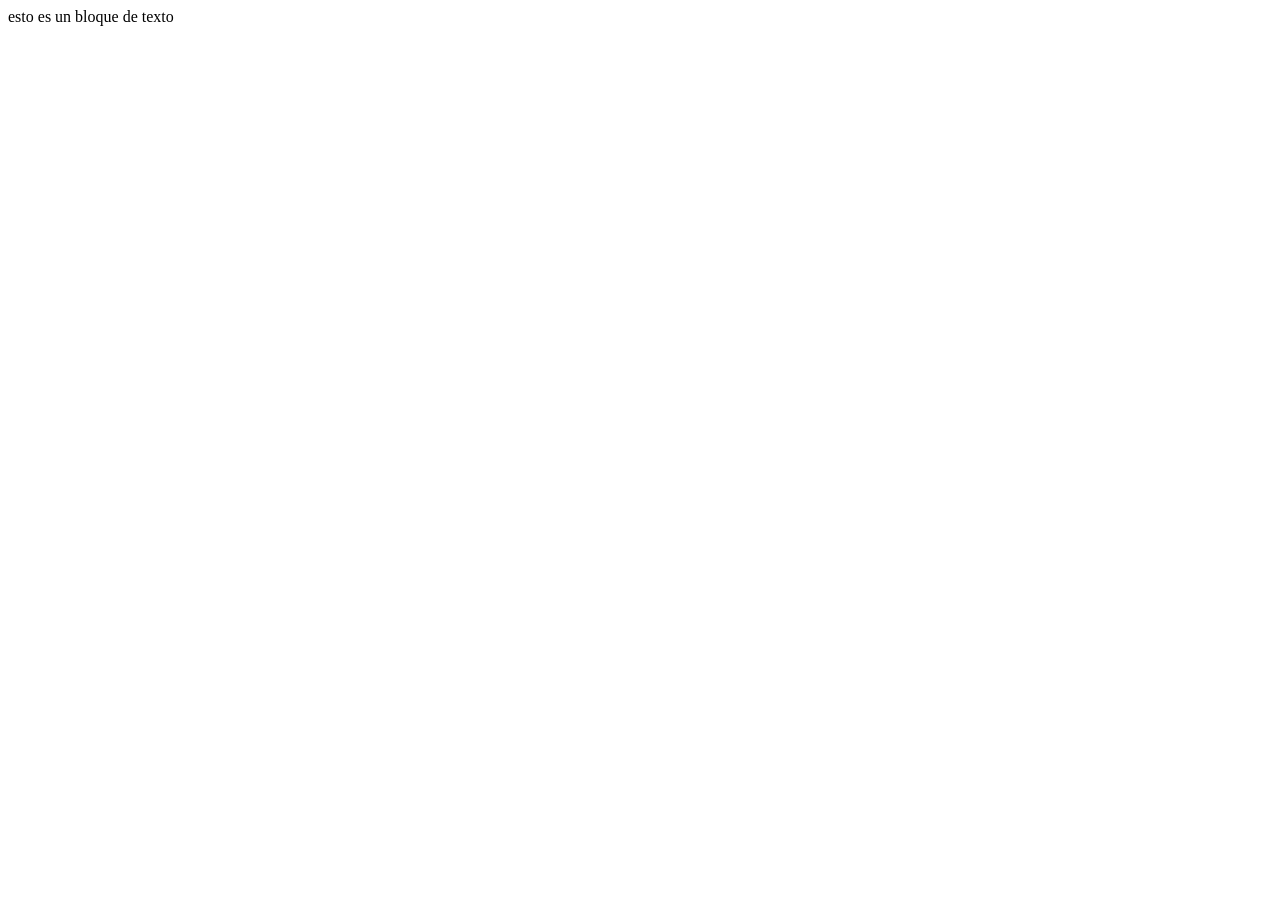
<file: actividad-responsiva/index.html>
<!DOCTYPE html>
<html lang="en">
<head>
    <meta charset="UTF-8">
    <meta name="viewport" content="width=device-width, initial-scale=1.0">
    <title>Document</title>
    <style>
        @media (max-width: 360px) {
            div {
                color: red;
            }
        }

        @media (max-width: 35rem) {
            div {
                color: yellow;
            }
        }

        @media (max-width: 800px) {
            div {
                border: solid 1px blue;
                background-color: aqua;
            }
        }
    </style>
</head>
<body>
    <div>esto es un bloque de texto</div>
</body>
</html>
</file>
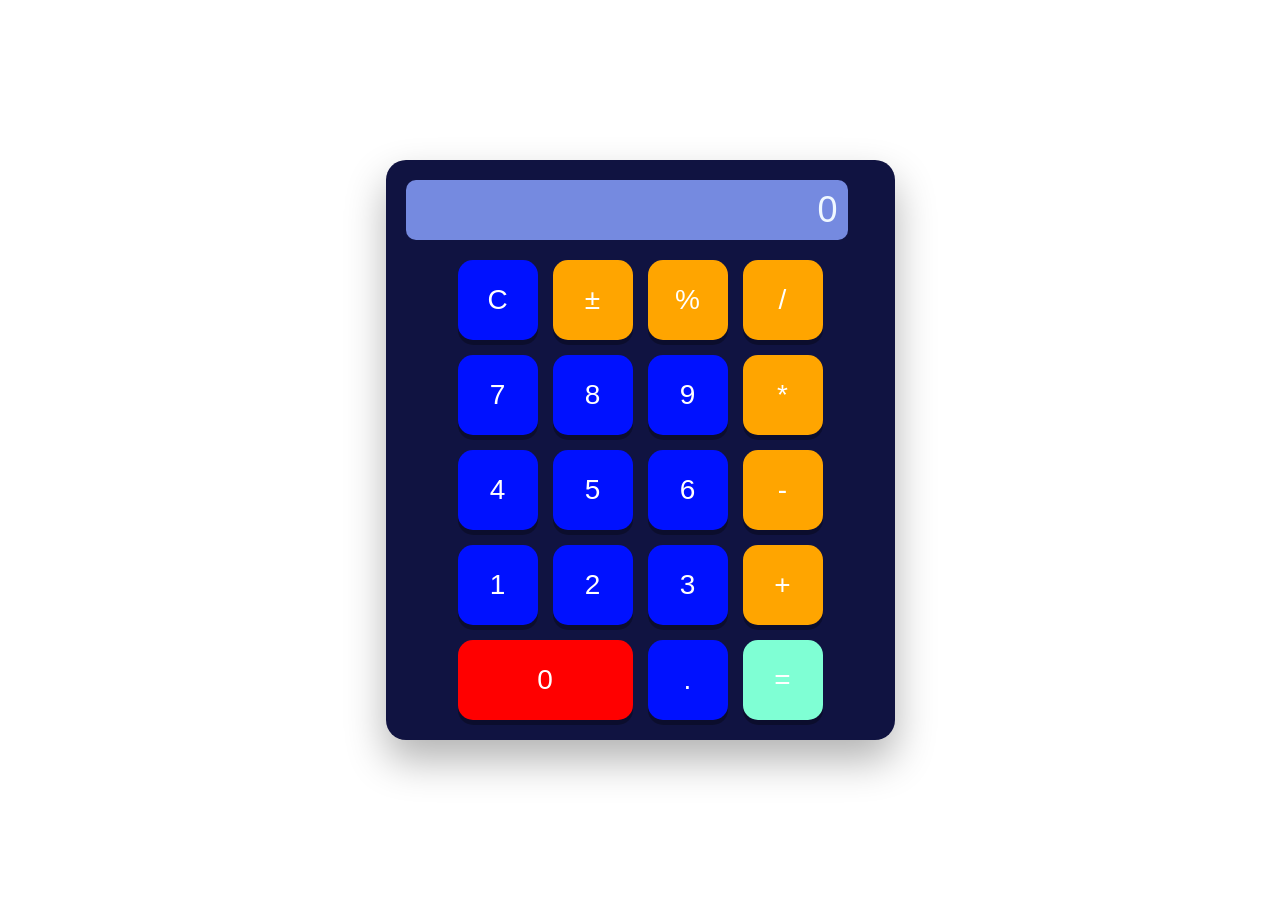
<file: CalculadoraSimple/index.html>
<!DOCTYPE html>
<html lang="es">
<head>
<meta charset="UTF-8">
<title>Calculadora Mejorada</title>
<link rel="stylesheet" href="style.css">
</head>
<body>
<div class="calculadora">
<input type="text" class="pantalla" disabled value="0">
<div class="botones">
<button class="clear">C</button>
<button class="funcion">±</button>
<button class="funcion">%</button>
<button class="funcion">/</button>
<button class="numero">7</button>
<button class="numero">8</button>
<button class="numero">9</button>
<button class="funcion">*</button>
<button class="numero">4</button>
<button class="numero">5</button>
<button class="numero">6</button>
<button class="funcion">-</button>
<button class="numero">1</button>
<button class="numero">2</button>
<button class="numero">3</button>
<button class="funcion">+</button>
<button class="cero">0</button>
<button class="numero">.</button>
<button class="igual">=</button>
</div>
</div>
<script src="main.js"></script>
</body>
</html>
</file>
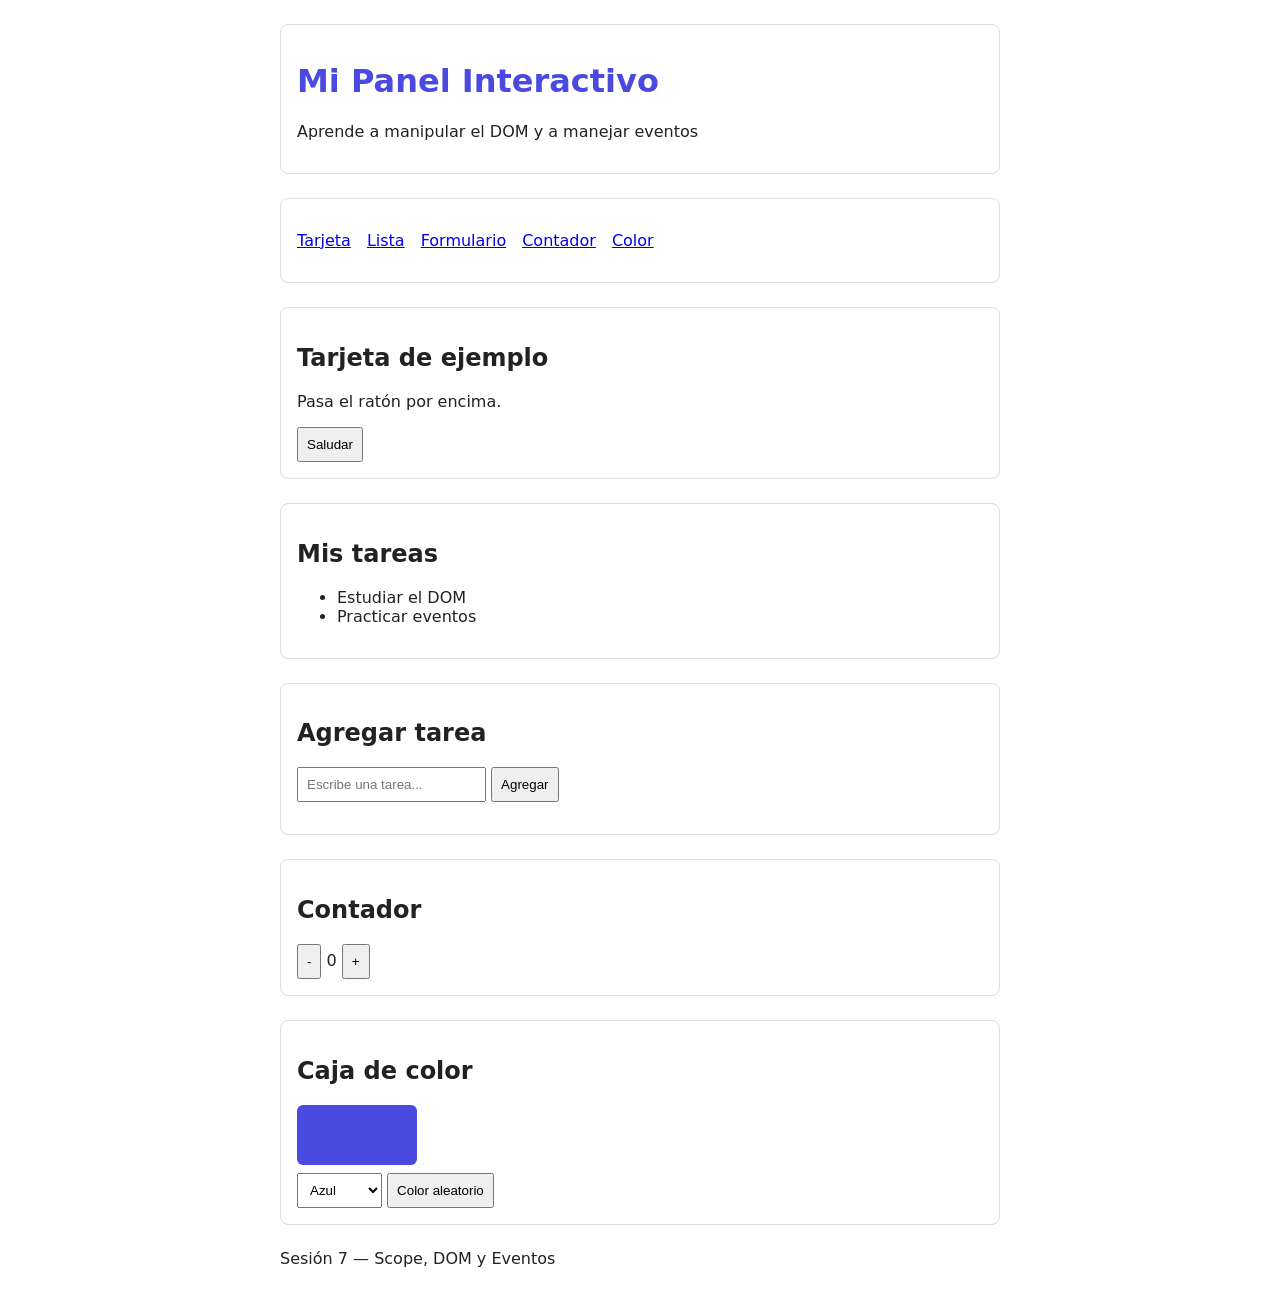
<file: Seccion7/index.html>
<!DOCTYPE html>
<html lang="es">
<head>
  <meta charset="UTF-8">
  <meta name="viewport" content="width=device-width, initial-scale=1.0">
  <title>Mi Panel Interactivo</title>
  <style>
    body {
      font-family: system-ui, sans-serif;
      max-width: 720px;
      margin: 0 auto;
      padding: 1.5rem;
      color: #222;
    }
    header, nav, section {
      margin-bottom: 1.5rem;
      padding: 1rem;
      border: 1px solid #ddd;
      border-radius: 8px;
    }
    h1 { color: #4a4ae0; }
    #menu { display: flex; gap: 1rem; list-style: none; padding: 0; }
    input, button, select { padding: 0.5rem; }
    .caja {
      width: 120px;
      height: 60px;
      background: #4a4ae0;
      border-radius: 6px;
      margin-bottom: 0.5rem;
    }
    .resaltado { outline: 3px solid gold; }
    .completada { text-decoration: line-through; color: #999; }
  </style>
</head>
<body>
  <header>
    <h1 id="titulo">Mi Panel Interactivo</h1>
    <p id="subtitulo">Aprende a manipular el DOM y a manejar eventos</p>
  </header>

  <nav>
    <ul id="menu">
      <li><a href="#tarjeta">Tarjeta</a></li>
      <li><a href="#lista">Lista</a></li>
      <li><a href="#formulario">Formulario</a></li>
      <li><a href="#contador">Contador</a></li>
      <li><a href="#color">Color</a></li>
    </ul>
  </nav>

  <main>
    <section id="tarjeta">
      <h2 class="encabezado">Tarjeta de ejemplo</h2>
      <p id="descripcion">Pasa el ratón por encima.</p>
      <button id="btn-saludar">Saludar</button>
    </section>

    <section id="lista">
      <h2>Mis tareas</h2>
      <ul id="lista-tareas">
        <li class="item">Estudiar el DOM</li>
        <li class="item">Practicar eventos</li>
      </ul>
    </section>

    <section id="formulario">
      <h2>Agregar tarea</h2>
      <form id="form-tarea">
        <input type="text" id="nueva-tarea" placeholder="Escribe una tarea...">
        <button type="submit">Agregar</button>
      </form>
      <p id="mensaje"></p>
    </section>

    <section id="contador">
      <h2>Contador</h2>
      <button id="btn-menos">-</button>
      <span id="valor-contador">0</span>
      <button id="btn-mas">+</button>
    </section>

    <section id="color">
      <h2>Caja de color</h2>
      <div id="caja" class="caja"></div>
      <select id="selector-color">
        <option value="#4a4ae0">Azul</option>
        <option value="#22a06b">Verde</option>
        <option value="#e04a4a">Rojo</option>
        <option value="#f0a500">Naranja</option>
      </select>
      <button id="btn-color">Color aleatorio</button>
    </section>
  </main>

  <footer>
    <p>Sesión 7 — Scope, DOM y Eventos</p>
  </footer>

  <script src="app.js"></script>
</body>
</html>
</file>
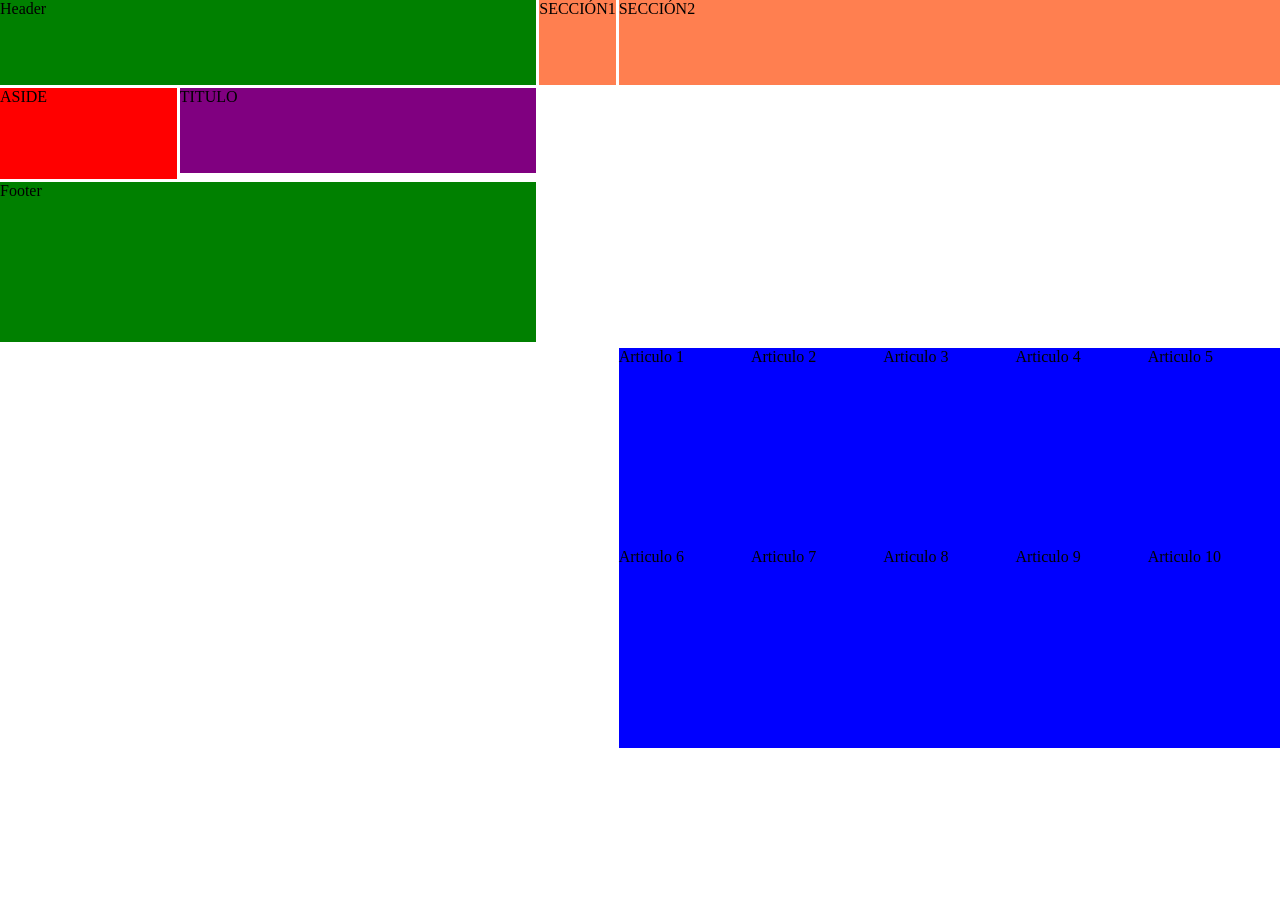
<file: actividad-responsiva/areas-grip.html>
<!DOCTYPE html>
<html lang="en">
<head>
    <meta charset="UTF-8">
    <meta name="viewport" content="width=device-width, initial-scale=1.0">
    <title>Document</title>
    <style> 
    * {
        margin: 0;
        padding: 0;
    }

    header {
        background-color: green;
    }

    aside {
        background-color: red;
    }
    section#titulo {
        background-color: purple;
    }
    .secciones {
        background-color: coral;
    }
    article {
        background-color: blue;
    }
    footer{
        background-color: green;
    }
    @media (min-width: 1024px) {
        body {
        display: grid;
        gap: 3px;
        grid-template-columns: repeat(3, 1fr);
        grid-template-areas: 
        "header header header"
        "aside titulo titulo"
        "aside seccion-1 seccion-2"
        "aside article article"
        "footer footer footer";
        min-width: 100vh;
        }

        header{
            grid-area: header;
        }
        aside {
            grid-area: aside;
        }
        section#titulo {
            grid-area: titulo;
        }
        .sec-1{
            grid-area: seccion-1;
        }
        .sec-2{
            grid-area: seccion-2;
        }
        #articulos {
            grid-area: articulo;
            display: flex;
            flex-wrap: wrap;
        }
        header,
        section#titulo,
        footer{
            height: 85px;
        }

        article{
            flex-basis: 20%;
            height: 160px;
            box-sizing: solid 2px white;
        }
        footer {
            grid-area: footer;
            height: 160px;
        }
        article {
            height: 200px;
        }
    }
    </style>

</head>
<body>
    <header>
        Header
    </header>
    <aside>
        <div>ASIDE</div>
    </aside>

    <section id="titulo">
        <div>TITULO</div>
    </section>

    <section class="secciones sec1">SECCIÓN1</section>
    <section class="secciones sec2">SECCIÓN2</section>

    <div id="articulos">
        <article>Articulo 1</article>
        <article>Articulo 2</article>
        <article>Articulo 3</article>
        <article>Articulo 4</article>
        <article>Articulo 5</article>
        <article>Articulo 6</article>
        <article>Articulo 7</article>
        <article>Articulo 8</article>
        <article>Articulo 9</article>
        <article>Articulo 10</article>
    </div>

    <footer>
        Footer
    </footer>
</body>
</html>
</file>
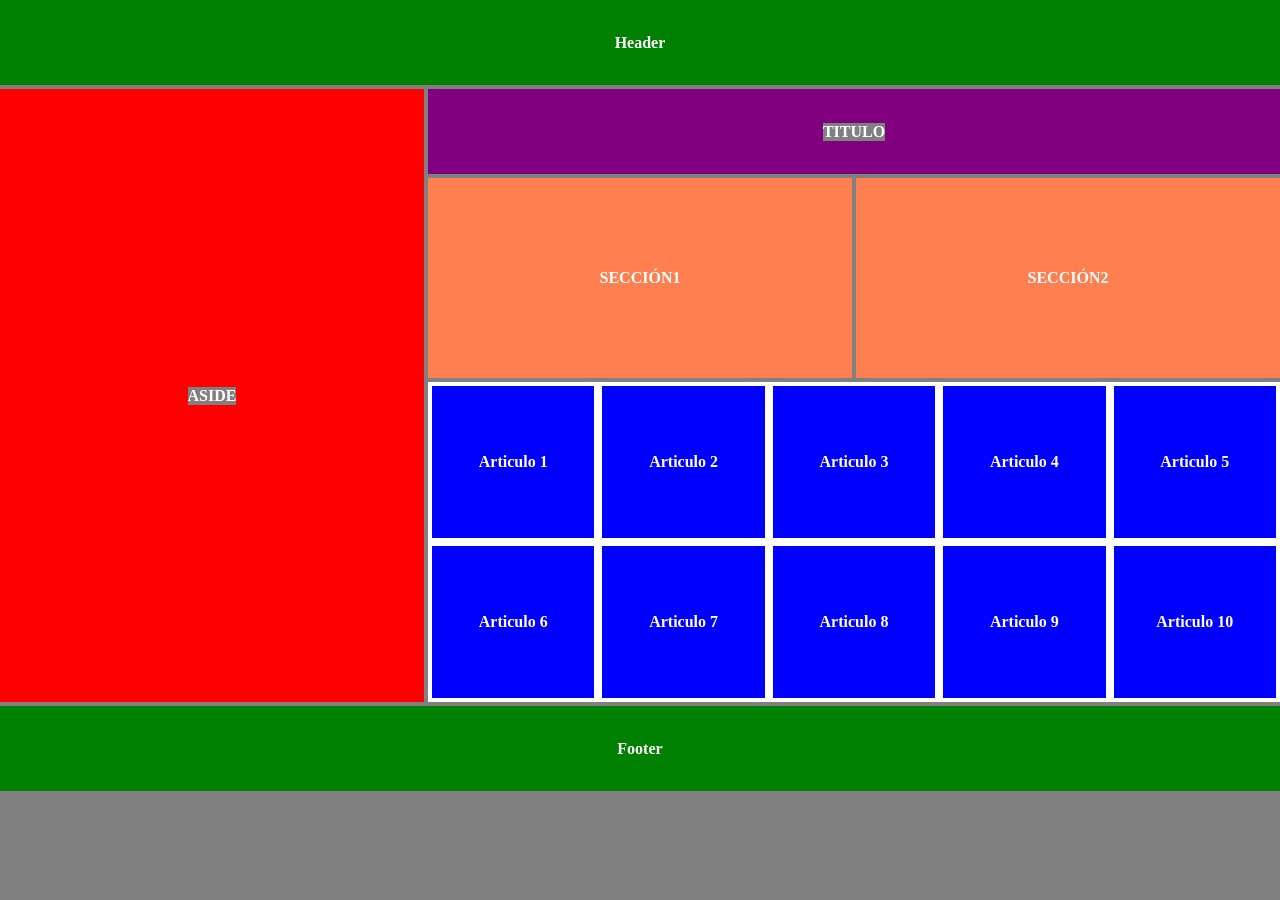
<file: actividad-responsiva/index-grip.html>
<!DOCTYPE html>
<html lang="en">
<head>
    <meta charset="UTF-8">
    <meta name="viewport" content="width=device-width, initial-scale=1.0">
    <title>Document</title>
    <style>
        *{
            margin: 0;
            padding: 0;
            box-sizing: border-box;
        }
        body {
            display: grid;
            grid-template-columns: repeat(3, 1fr);
            grid-template-rows: repeat(5, auto);
            gap: 4px;
        }
        header{
            background-color: green;
        }
        aside{
            background-color: red;
        }
        section#titulo {
            background-color: purple;
        }
        .secciones {
            background-color: coral;
            grid-column: span 1;
            height: 200px;
        }
        #articulos {
            min-height: 200px;
            display: flex;
            flex-wrap: wrap;
            grid-column-start: 2;
            grid-column-end: 4;
            /*grid-column: span 2;*/
        }
        article {
            background-color: blue;
            flex-basis: 20%;
            height: 160px;
            border: solid 4px white;
        }
        footer {
            background-color: green;
        }
        header, aside, section#titulo, article, .secciones, footer{
            display: flex;
            justify-content: center;
            align-items: center;
            font-weight: 700;
            color: white;
            font-family: 'Times New Roman', Times, serif;
        }
        header, section#titulo,footer{
            height: 85px;
        }

        @media (min-width: 600px) and (max-width: 1023px){
            *{
                background-color: gray;
            }
            header,.seccion#titulo,footer {
                color: yellow;
                height: 85px;
            }
        }

        @media (min-width: 1023px){
            *{
                background-color: gray;
            }
            article{
                background-color: blue;
                flex-basis: 26%;
                height: 160px;
                border: solid 2px #fff;
            }
            header,.seccion#titulo,footer {
                color: yellow;
                height: 85px;
            }
        }

        /*escritorio*/
        @media (min-width: 700px) {
            body {
            display: grid;
            grid-template-columns: repeat(3, 1fr);
            grid-template-rows: repeat(5, auto);
            gap: 4px;
        }

        header, section#titulo, article, .secciones, footer{
            display: flex;
            justify-content: center;
            align-items: center;
            font-weight: 700;
            color: white;
            font-family: 'Times New Roman', Times, serif;
        }
        header {
            background-color: green;
            /*grid-column-start: 1;
            grid-column-end: 4;*/

            grid-column: 1 / 4;
            display: flex;
        }
        aside {
            background-color: red;
            grid-row-start: 2;
            grid-row-end: 5;
            grid-row: 2 / 5;
            height: auto;
        }
        section#titulo {
            background-color: purple;
            grid-column-start: 2;
            grid-column-end: 4;
        }
        .secciones {
            background-color: coral;
            grid-column: span 1;
            height: 200px;
        }
        #articulos {
            min-height: 200px;
            display: flex;
            flex-wrap: wrap;
            grid-column-start: 2;
            grid-column-end: 4;
            /*grid-column: span 2;*/
        }
        article {
            background-color: blue;
            flex-basis: 20%;
            height: 160px;
            border: solid 4px white;
        }
        footer {
            background-color: green;
            grid-column: 1 / 4;
        }
        }
    </style>

</head>
<body>
    <header>
        Header
    </header>
    <aside>
        <div>ASIDE</div>
    </aside>

    <section id="titulo">
        <div>TITULO</div>
    </section>

    <section class="secciones sec1">SECCIÓN1</section>
    <section class="secciones sec2">SECCIÓN2</section>

    <div id="articulos">
        <article>Articulo 1</article>
        <article>Articulo 2</article>
        <article>Articulo 3</article>
        <article>Articulo 4</article>
        <article>Articulo 5</article>
        <article>Articulo 6</article>
        <article>Articulo 7</article>
        <article>Articulo 8</article>
        <article>Articulo 9</article>
        <article>Articulo 10</article>
    </div>

    <footer>
        Footer
    </footer>
</body>
</html>
</file>
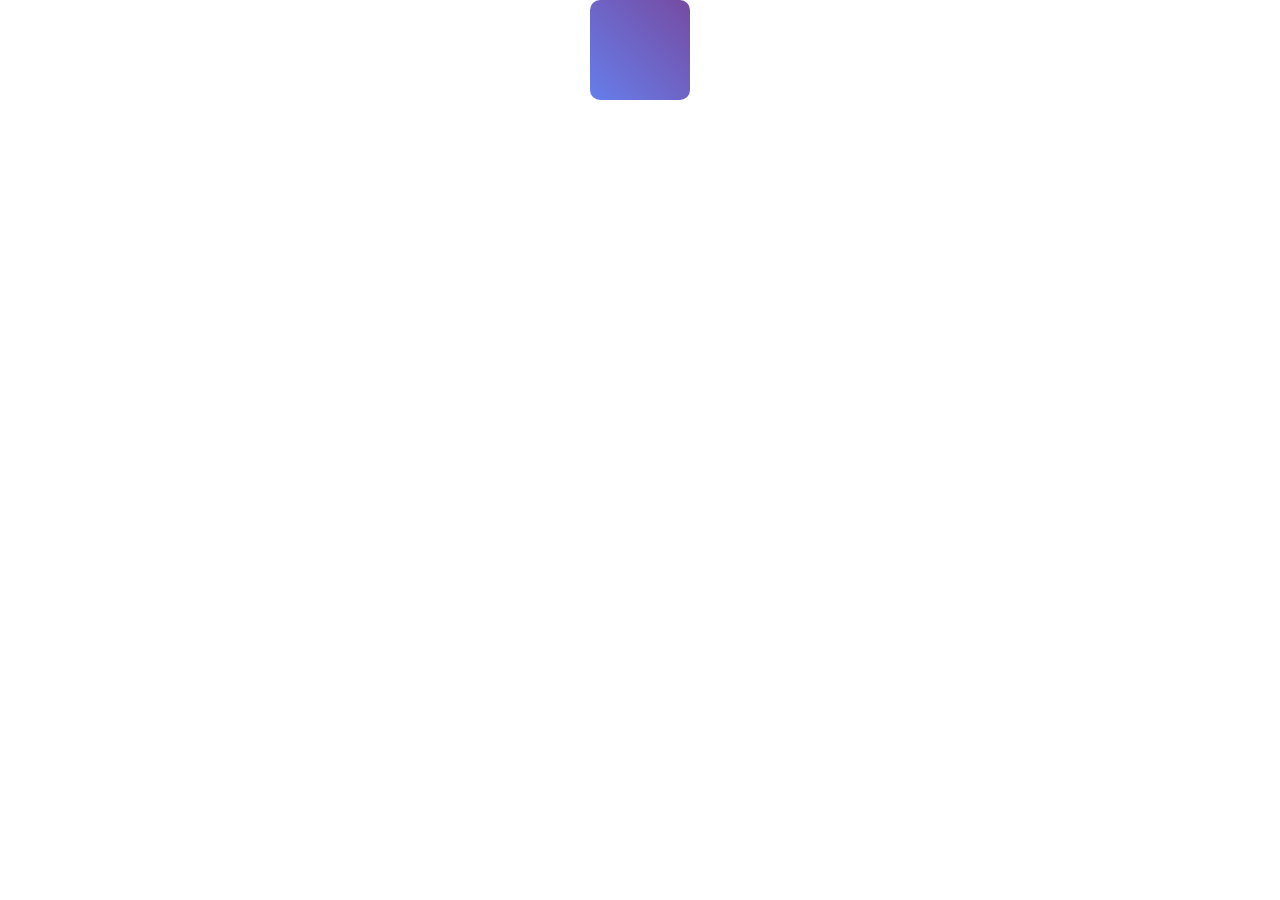
<file: transicion/transicion.html>
<!DOCTYPE html>
<html lang="en">
<head>
    <meta charset="UTF-8">
    <meta name="viewport" content="width=device-width, initial-scale=1.0">
    <title>Document</title>
    <style>
        div {
        width: 100px;
        height: 100px;
        background: linear-gradient(45deg, #667eea, #764ba2);
        margin: 0 auto;
        border-radius: 10px;
        animation: rotate 3s linear infinite;
        animation-duration: 3s;
        animation-timing-function: ease-in-out;
        animation-delay: 0s;
        animation-iteration-count: infinite;
        animation-direction: normal;
        animation-fill-mode: none;
        animation-play-state: running;
        animation-name: rotate;
        animation-timeline: auto;
        animation-range-start: normal;
        animation-range-end: normal;
        }
        
        * {
        margin: 0;
        padding: 0;
        box-sizing: border-box;
        }

        div:active { 
            display: block;
            unicode-bidi: isolate;
        }

        @keyframes rotate {
            from {
                transform: rotate(0deg);
            }

            to {
                transform: rotate(360deg);
            }
        }

        .animation-rotate {
            width: 100px;
            height: 100px;
            background: linear-gradient(45deg, #667eea, #764ba2);
            margin: 0 auto;
            border-radius: 10px;
            animation: rotate 3s linear infinite;
        }
        
    </style>
</head>
<body>
    <div></div>
</body>
</html>
</file>
<file: CalculadoraSimple/style.css>
body {
    font-family: Arial, sans-serif;
    background-color: linear-gradient(135deg, #758ae0, #22529e);
    display: flex;
    justify-content: center;
    align-items: center;
    height: 100vh;
    margin: 0;
}

.calculadora {
    background-color: #101341;
    padding: 20px;
    border-radius: 20px;
    box-shadow: 0 20px 40px rgba(0, 0, 0, 0.3);
}
.pantalla{
    width: 90%;
    height: 60px;
    font-size: 36px;
    text-align: right;
    padding: 0% 10px;
    margin-bottom: 20px;
    border: none;
    background-color: #758ae0;
    color: aliceblue;
    border-radius: 10px;
}

.botones{
    display: grid;
    grid-template-columns: repeat(4, 80px);
    gap: 15px;
    justify-content: center;
}
button{
    width: 80px;
    height: 80px;
    font-size: 28px;
    cursor: pointer;
    background-color: #0011ff;
    border: none;
    border-radius: 15px;
    color: white;
    transition: all 0.2s ease;
    box-shadow: 0 5px rgba(0, 0, 0, 0.3)
}
button:active{
    transform: translateY(5px);
    box-shadow: none;
}

button:hover{
    background-color: rebeccapurple;
}
button.funcion{
    background-color: orange;
}

button.cero{
    width: 100%;
    background-color: red;
    grid-column: span 2;
}

button.igual{
    background-color: aquamarine;
}
botton.clear{
    background-color: rgb(76, 112, 143);
}
</file>
